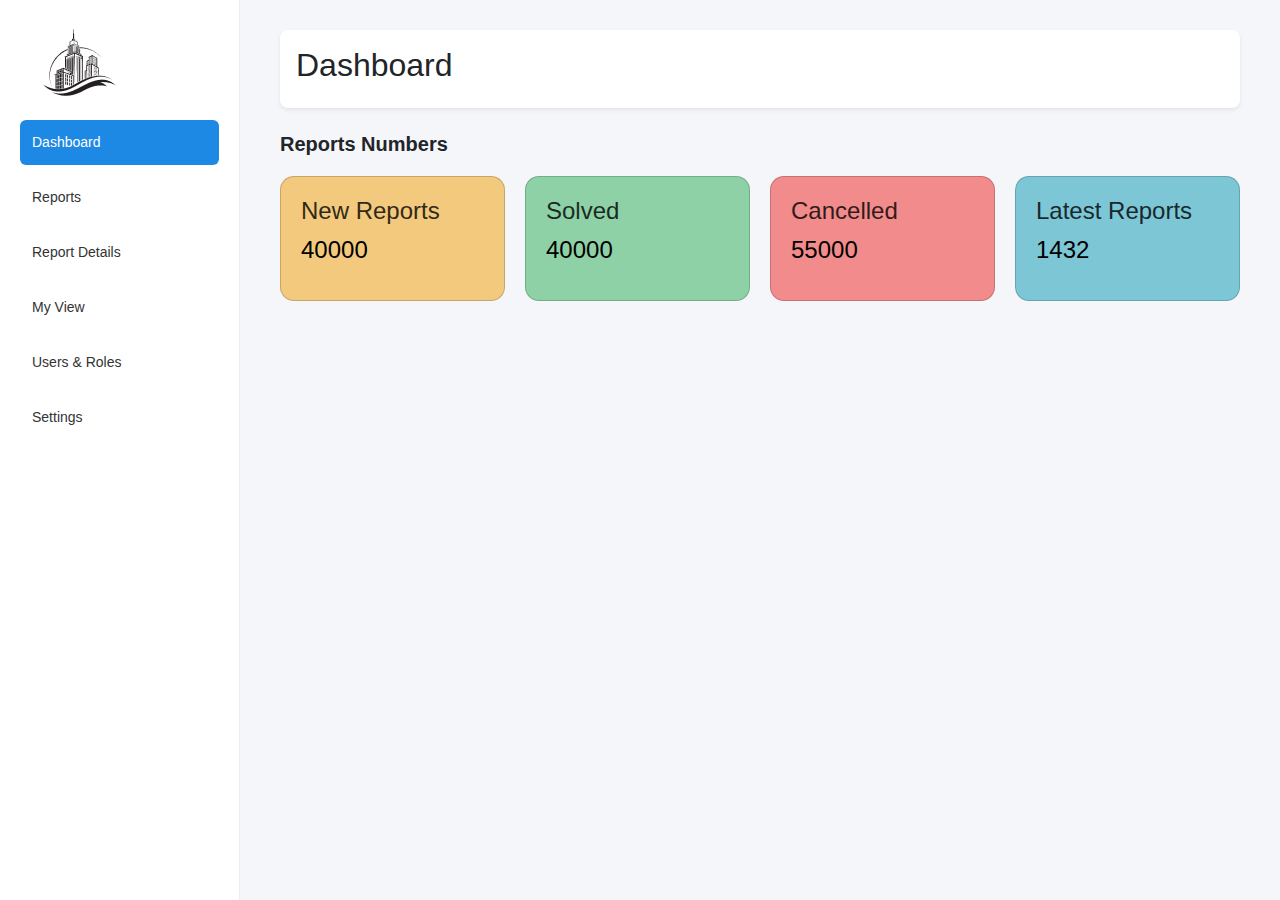
<file: assets/index.html>
<!DOCTYPE html>
<html lang="en" dir="ltr">

<head>
    <meta charset="utf-8">
    <meta name="viewport" content="width=device-width, initial-scale=1.0">
    <title>Home</title>
    <link rel="shortcut icon" href="./assets/images/Icon.svg" type="image/x-icon">
<meta name="viewport" content="width=device-width, initial-scale=1.0">
  <link
  rel="stylesheet"
  href="https://cdnjs.cloudflare.com/ajax/libs/font-awesome/6.4.0/css/all.min.css"
/>
    <link rel="stylesheet" href="https://cdnjs.cloudflare.com/ajax/libs/animate.css/4.1.1/animate.min.css" />
    <link rel="stylesheet" href="./css/bootstrap.min.css">
    <link rel="stylesheet" href="./css/all.min.css">
    <link rel="stylesheet" href="./css/style.css">

</head>
<body>
    

<!-- Sidebar -->
  <div id="sidebar" class="sidebar">
    <img src="./images/Frame 1.png" alt="">
    <ul>
      <li><a href="index.html">Dashboard</a></li>
      <li><a href="reports.html">Reports</a></li>
      <li><a href="report-details.html">Report Details</a></li>
      <li><a href="myview.html">My View</a></li>
      <li><a href="users.html">Users & Roles</a></li>
      <li><a href="settings.html">Settings</a></li>
    </ul>
  </div>

  <!-- Main Content -->
  <div class="main">

    <div class="topbar d-flex align-items-center justify-content-between p-3 mb-4 bg-white rounded-3 shadow-sm">
      <h2>Dashboard</h2>

      
    </div>

    <h3 class="section-title">Reports Numbers</h3>

    <div class="cards">
      <div class="card new">
        <h4>New Reports</h4>
        <h2 id="newCount">40000</h2>
      </div>

      <div class="card solved">
        <h4>Solved</h4>
        <h2 id="solvedCount">40000</h2>
      </div>

      <div class="card cancelled">
        <h4>Cancelled</h4>
        <h2 id="cancelledCount">55000</h2>
      </div>

      <div class="card latest">
        <h4>Latest Reports</h4>
        <h2 id="latestCount">1432</h2>
      </div>
    </div>

  </div>



    <script src="./js/main.js"></script>
    <script src="./js/bootstrap.bundle.min.js"></script>
    <script>document.addEventListener("DOMContentLoaded", function () {

  const links = document.querySelectorAll(".sidebar ul li a");

  links.forEach(link => {
    // لو رابط اللينك موجود جوه رابط الصفحة الحالي
    if (window.location.href.includes(link.getAttribute("href"))) {
      link.parentElement.classList.add("active");
    }
  });

});</script>
</body>
</html>
</file>
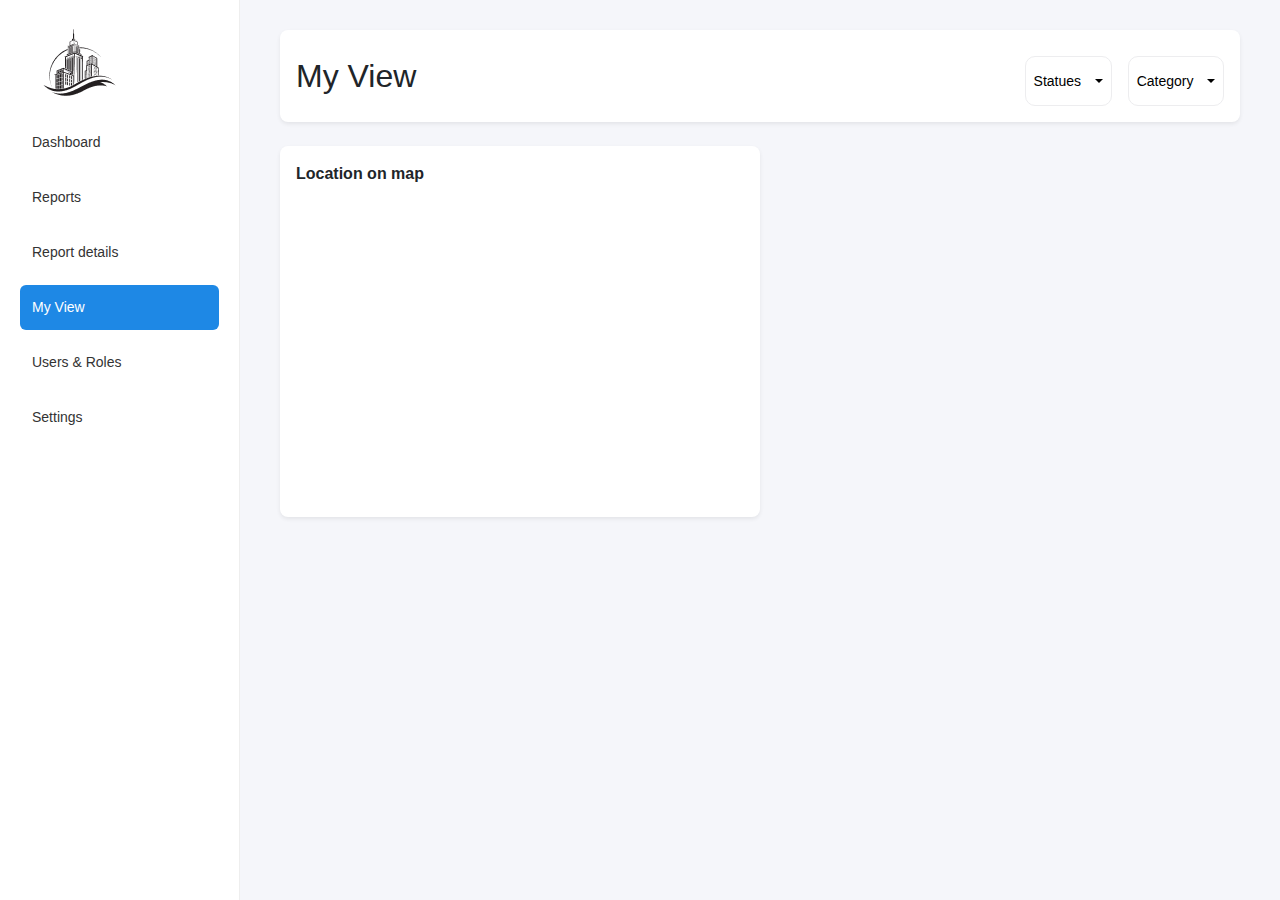
<file: assets/myview.html>
<!DOCTYPE html>
<html lang="en" dir="ltr">

<head>
    <meta charset="utf-8">
    <meta name="viewport" content="width=device-width, initial-scale=1.0">
    <title>Home</title>
    <link rel="shortcut icon" href="./assets/images/Icon.svg" type="image/x-icon">
   <link
  rel="stylesheet"
  href="https://cdnjs.cloudflare.com/ajax/libs/font-awesome/6.4.0/css/all.min.css"
/>

    <link rel="stylesheet" href="https://cdnjs.cloudflare.com/ajax/libs/animate.css/4.1.1/animate.min.css" />
    <link rel="stylesheet" href="./css/bootstrap.min.css">
    <link rel="stylesheet" href="./css/all.min.css">
    <link rel="stylesheet" href="./css/style.css">

</head>
<body>
    

<!-- Sidebar -->
  <div id="sidebar" class="sidebar">
    <img src="./images/Frame 1.png" alt="">
    <ul>
      <li><a href="index.html">Dashboard</a></li>
      <li><a href="reports.html">Reports</a></li>
      <li><a href="report-details.html">Report details</a></li>
      <li><a href="myview.html">My View</a></li>
      <li><a href="users.html">Users & Roles</a></li>
      <li><a href="settings.html">Settings</a></li>
    </ul>
  </div>

  <!-- Main Content -->
  <div class="main">
 <div class="d-flex align-items-center justify-content-between p-3 mb-4 bg-white rounded-3 shadow-sm">
  <h2 class="mb-0">My View</h2>

  <div class="d-flex align-items-center gap-3">
    <div class="dropdown">
      <button class="btn btn-light btn-sm dropdown-toggle" type="button" id="dropdown1" data-bs-toggle="dropdown" aria-expanded="false" >
        Statues
      </button>
      <ul class="dropdown-menu" aria-labelledby="dropdown1">
        <li><a class="dropdown-item" href="#">Action 1</a></li>
        <li><a class="dropdown-item" href="#">Action 2</a></li>
        <li><a class="dropdown-item" href="#">Action 3</a></li>
      </ul>
    </div>

    <div class="dropdown">
      <button class="btn btn-light btn-sm dropdown-toggle" type="button" id="dropdown2" data-bs-toggle="dropdown" aria-expanded="false" >
        Category
      </button>
      <ul class="dropdown-menu" aria-labelledby="dropdown2">
        <li><a class="dropdown-item" href="#">Option A</a></li>
        <li><a class="dropdown-item" href="#">Option B</a></li>
        <li><a class="dropdown-item" href="#">Option C</a></li>
      </ul>
    </div>
  </div>
</div>

    

    

   <div class="col-md-6 bg-white rounded-3 p-3 shadow-sm">
      <label class="form-label fw-semibold mb-2">Location on map</label>
      <iframe
        src="https://www.google.com/maps/embed?pb=!1m18!1m12!1m3!1d3153.0198461272894!2d-122.47111418468138!3d37.77397227975814!2m3!1f0!2f0!3f0!3m2!1i1024!2i768!4f13.1!3m3!1m2!1s0x8085817c6a36e2ef%3A0x8063c7e484dbd2a1!2sSan%20Francisco%2C%20CA!5e0!3m2!1sen!2seg!4v1679066144069!5m2!1sen!2seg"
        width="100%"
        height="300"
        style="border:0;"
        allowfullscreen=""
        loading="lazy"
        referrerpolicy="no-referrer-when-downgrade"
      ></iframe>
    </div>

  </div>



    <script src="./js/main.js"></script>
    <script src="./js/bootstrap.bundle.min.js"></script>

    
    <script>document.addEventListener("DOMContentLoaded", function () {

  const links = document.querySelectorAll(".sidebar ul li a");

  links.forEach(link => {
    // لو رابط اللينك موجود جوه رابط الصفحة الحالي
    if (window.location.href.includes(link.getAttribute("href"))) {
      link.parentElement.classList.add("active");
    }
  });

});</script>
</body>
</html>
</file>
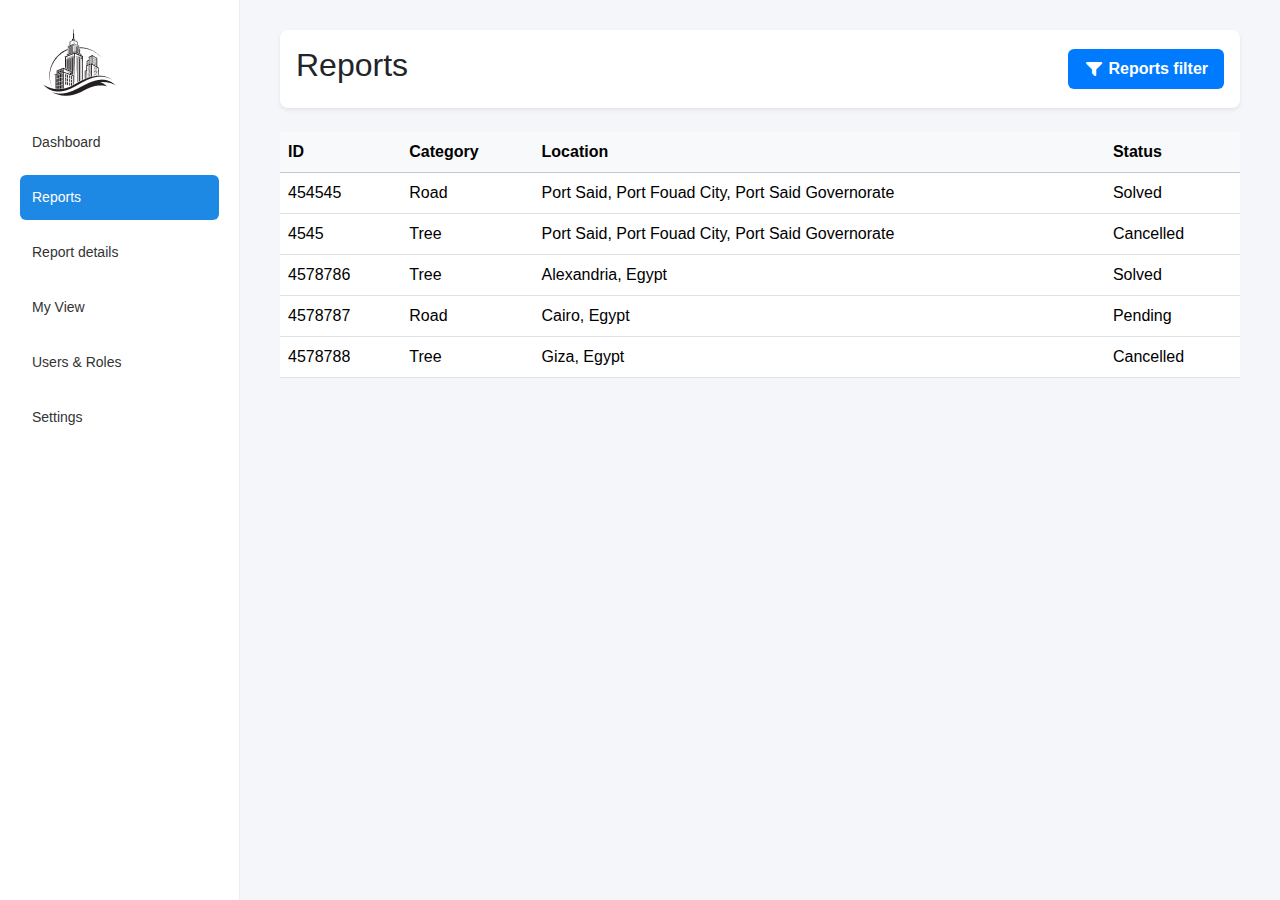
<file: assets/reports.html>
<!DOCTYPE html>
<html lang="en" dir="ltr">

<head>
    <meta charset="utf-8">
    <meta name="viewport" content="width=device-width, initial-scale=1.0">
    <title>Home</title>
    <link rel="shortcut icon" href="./assets/images/Icon.svg" type="image/x-icon">
    <link
  rel="stylesheet"
  href="https://cdnjs.cloudflare.com/ajax/libs/font-awesome/6.4.0/css/all.min.css"
/>
    <link rel="stylesheet" href="https://cdnjs.cloudflare.com/ajax/libs/animate.css/4.1.1/animate.min.css" />
    <link rel="stylesheet" href="./css/bootstrap.min.css">
    <link rel="stylesheet" href="./css/all.min.css">
    <link rel="stylesheet" href="./css/style.css">

</head>
<body>
    
<!-- Sidebar -->
  <div id="sidebar" class="sidebar">
    <img src="./images/Frame 1.png" alt="">
    <ul>
      <li><a href="index.html">Dashboard</a></li>
      <li><a href="reports.html">Reports</a></li>
      <li><a href="report-details.html">Report details</a></li>
      <li><a href="myview.html">My View</a></li>
      <li><a href="users.html">Users & Roles</a></li>
      <li><a href="settings.html">Settings</a></li>
    </ul>
  </div>

  <!-- Main Content -->
  <div class="main">

    <div class="topbar d-flex align-items-center justify-content-between p-3 mb-4 bg-white rounded-3 shadow-sm">
      <h2>Reports</h2>
   
<button id="openFilterBtn" class="btn-primary btn-reports ms-lg-4"><i class="fa-solid fa-filter"></i> Reports filter</button>


<div id="filterModal" class="modal-overlay hidden">
  <div class="modal-content">
    <h3>Report filter</h3>
    
    <form id="filterForm">
      <label for="status">Status</label>
      <select id="status" name="status">
        <option value="">Statuses</option>
        <option value="solved">Solved</option>
        <option value="pending">Pending</option>
        <option value="cancelled">Cancelled</option>
      </select>
      
      <label for="category">Category</label>
      <select id="category" name="category">
        <option value="">Category</option>
        <option value="road">Road</option>
        <option value="tree">Tree</option>
      </select>
      
      <label for="area">Area</label>
      <select id="area" name="area">
        <option value="">Area</option>
        <option value="portsaid">Port Said</option>
        <option value="alex">Alexandria</option>
      </select>
      
      <label for="date">Date</label>
      <input type="date" id="date" name="date">
      
      <div class="modal-buttons">
        <button type="submit" class="btn-primary">Apply</button>
        <button type="button" id="cancelFilterBtn" class="btn-cancel">Cancel</button>
      </div>
    </form>
  </div>
</div>
    </div>


     <div class="table-responsive">
      <table class="table table-hover align-middle">
        <thead class="table-light">
          <tr>
            <th>ID</th>
            <th>Category</th>
            <th>Location</th>
            <th>Status</th>
          </tr>
        </thead>
        <tbody>
          <tr>
            <td>454545</td>
            <td>Road</td>
            <td>Port Said, Port Fouad City, Port Said Governorate</td>
            <td>Solved</td>
          </tr>
          <tr>
            <td>4545</td>
            <td>Tree</td>
            <td>Port Said, Port Fouad City, Port Said Governorate</td>
            <td>Cancelled</td>
          </tr>
          <tr>
            <td>4578786</td>
            <td>Tree</td>
            <td>Alexandria, Egypt</td>
            <td>Solved</td>
          </tr>
          <tr>
            <td>4578787</td>
            <td>Road</td>
            <td>Cairo, Egypt</td>
            <td>Pending</td>
          </tr>
          <tr>
            <td>4578788</td>
            <td>Tree</td>
            <td>Giza, Egypt</td>
            <td>Cancelled</td>
          </tr>
        </tbody>
      </table>
    </div>
    
  </div>


  </div>



    <script src="./js/main.js"></script>
    <script src="./js/bootstrap.bundle.min.js"></script>
    <script>document.addEventListener("DOMContentLoaded", function () {

  const links = document.querySelectorAll(".sidebar ul li a");

  links.forEach(link => {
    // لو رابط اللينك موجود جوه رابط الصفحة الحالي
    if (window.location.href.includes(link.getAttribute("href"))) {
      link.parentElement.classList.add("active");
    }
  });

});</script>
</body>
</html>
</file>
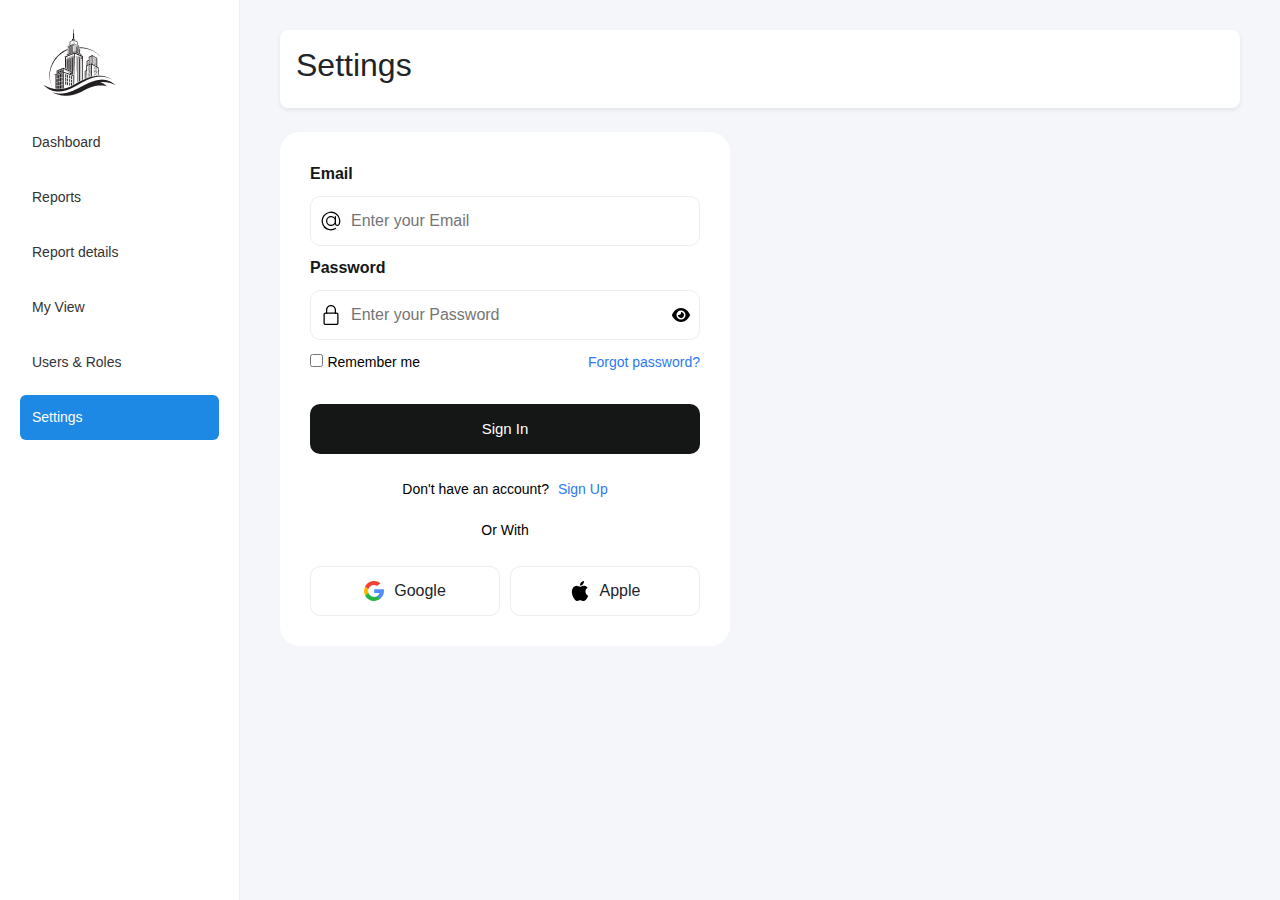
<file: assets/settings.html>
<!DOCTYPE html>
<html lang="en" dir="ltr">

<head>
    <meta charset="utf-8">
    <meta name="viewport" content="width=device-width, initial-scale=1.0">
    <title>Home</title>
    <link rel="shortcut icon" href="./assets/images/Icon.svg" type="image/x-icon">
    <link
  rel="stylesheet"
  href="https://cdnjs.cloudflare.com/ajax/libs/font-awesome/6.4.0/css/all.min.css"
/>

    <link rel="stylesheet" href="https://cdnjs.cloudflare.com/ajax/libs/animate.css/4.1.1/animate.min.css" />
    <link rel="stylesheet" href="./css/bootstrap.min.css">
    <link rel="stylesheet" href="./css/all.min.css">
    <link rel="stylesheet" href="./css/style.css">

</head>
<body>
    

<!-- Sidebar -->
  <div id="sidebar" class="sidebar">
    <img src="./images/Frame 1.png" alt="">
    <ul>
      <li><a href="index.html">Dashboard</a></li>
      <li><a href="reports.html">Reports</a></li>
      <li><a href="report-details.html">Report details</a></li>
        <li><a href="myview.html">My View</a></li>
      <li><a href="users.html">Users & Roles</a></li>
      <li><a href="settings.html">Settings</a></li>
    </ul>
  </div>

  <!-- Main Content -->
  <div class="main">

    <div class="topbar d-flex align-items-center justify-content-between p-3 mb-4 bg-white rounded-3 shadow-sm">
      <h2>Settings</h2>
    </div>



    <!-- From Uiverse.io by micaelgomestavares --> 
<form class="form">
    <div class="flex-column">
      <label>Email </label></div>
      <div class="inputForm">
        <svg height="20" viewBox="0 0 32 32" width="20" xmlns="http://www.w3.org/2000/svg"><g id="Layer_3" data-name="Layer 3"><path d="m30.853 13.87a15 15 0 0 0 -29.729 4.082 15.1 15.1 0 0 0 12.876 12.918 15.6 15.6 0 0 0 2.016.13 14.85 14.85 0 0 0 7.715-2.145 1 1 0 1 0 -1.031-1.711 13.007 13.007 0 1 1 5.458-6.529 2.149 2.149 0 0 1 -4.158-.759v-10.856a1 1 0 0 0 -2 0v1.726a8 8 0 1 0 .2 10.325 4.135 4.135 0 0 0 7.83.274 15.2 15.2 0 0 0 .823-7.455zm-14.853 8.13a6 6 0 1 1 6-6 6.006 6.006 0 0 1 -6 6z"></path></g></svg>
        <input type="text" class="input" placeholder="Enter your Email">
      </div>
    
    <div class="flex-column">
      <label>Password </label></div>
      <div class="inputForm">
        <svg height="20" viewBox="-64 0 512 512" width="20" xmlns="http://www.w3.org/2000/svg"><path d="m336 512h-288c-26.453125 0-48-21.523438-48-48v-224c0-26.476562 21.546875-48 48-48h288c26.453125 0 48 21.523438 48 48v224c0 26.476562-21.546875 48-48 48zm-288-288c-8.8125 0-16 7.167969-16 16v224c0 8.832031 7.1875 16 16 16h288c8.8125 0 16-7.167969 16-16v-224c0-8.832031-7.1875-16-16-16zm0 0"></path><path d="m304 224c-8.832031 0-16-7.167969-16-16v-80c0-52.929688-43.070312-96-96-96s-96 43.070312-96 96v80c0 8.832031-7.167969 16-16 16s-16-7.167969-16-16v-80c0-70.59375 57.40625-128 128-128s128 57.40625 128 128v80c0 8.832031-7.167969 16-16 16zm0 0"></path></svg>        
        <input type="password" class="input" placeholder="Enter your Password">
        <svg viewBox="0 0 576 512" height="1em" xmlns="http://www.w3.org/2000/svg"><path d="M288 32c-80.8 0-145.5 36.8-192.6 80.6C48.6 156 17.3 208 2.5 243.7c-3.3 7.9-3.3 16.7 0 24.6C17.3 304 48.6 356 95.4 399.4C142.5 443.2 207.2 480 288 480s145.5-36.8 192.6-80.6c46.8-43.5 78.1-95.4 93-131.1c3.3-7.9 3.3-16.7 0-24.6c-14.9-35.7-46.2-87.7-93-131.1C433.5 68.8 368.8 32 288 32zM144 256a144 144 0 1 1 288 0 144 144 0 1 1 -288 0zm144-64c0 35.3-28.7 64-64 64c-7.1 0-13.9-1.2-20.3-3.3c-5.5-1.8-11.9 1.6-11.7 7.4c.3 6.9 1.3 13.8 3.2 20.7c13.7 51.2 66.4 81.6 117.6 67.9s81.6-66.4 67.9-117.6c-11.1-41.5-47.8-69.4-88.6-71.1c-5.8-.2-9.2 6.1-7.4 11.7c2.1 6.4 3.3 13.2 3.3 20.3z"></path></svg>
      </div>
    
    <div class="flex-row">
      <div>
      <input type="checkbox">
      <label>Remember me </label>
      </div>
      <span class="span">Forgot password?</span>
    </div>
    <button class="button-submit">Sign In</button>
    <p class="p">Don't have an account? <span class="span">Sign Up</span>

    </p><p class="p line">Or With</p>

    <div class="flex-row">
      <button class="btn google">
        <svg version="1.1" width="20" id="Layer_1" xmlns="http://www.w3.org/2000/svg" xmlns:xlink="http://www.w3.org/1999/xlink" x="0px" y="0px" viewBox="0 0 512 512" style="enable-background:new 0 0 512 512;" xml:space="preserve">
<path style="fill:#FBBB00;" d="M113.47,309.408L95.648,375.94l-65.139,1.378C11.042,341.211,0,299.9,0,256
	c0-42.451,10.324-82.483,28.624-117.732h0.014l57.992,10.632l25.404,57.644c-5.317,15.501-8.215,32.141-8.215,49.456
	C103.821,274.792,107.225,292.797,113.47,309.408z"></path>
<path style="fill:#518EF8;" d="M507.527,208.176C510.467,223.662,512,239.655,512,256c0,18.328-1.927,36.206-5.598,53.451
	c-12.462,58.683-45.025,109.925-90.134,146.187l-0.014-0.014l-73.044-3.727l-10.338-64.535
	c29.932-17.554,53.324-45.025,65.646-77.911h-136.89V208.176h138.887L507.527,208.176L507.527,208.176z"></path>
<path style="fill:#28B446;" d="M416.253,455.624l0.014,0.014C372.396,490.901,316.666,512,256,512
	c-97.491,0-182.252-54.491-225.491-134.681l82.961-67.91c21.619,57.698,77.278,98.771,142.53,98.771
	c28.047,0,54.323-7.582,76.87-20.818L416.253,455.624z"></path>
<path style="fill:#F14336;" d="M419.404,58.936l-82.933,67.896c-23.335-14.586-50.919-23.012-80.471-23.012
	c-66.729,0-123.429,42.957-143.965,102.724l-83.397-68.276h-0.014C71.23,56.123,157.06,0,256,0
	C318.115,0,375.068,22.126,419.404,58.936z"></path>

</svg>
   
        Google 
        
      </button><button class="btn apple">
<svg version="1.1" height="20" width="20" id="Capa_1" xmlns="http://www.w3.org/2000/svg" xmlns:xlink="http://www.w3.org/1999/xlink" x="0px" y="0px" viewBox="0 0 22.773 22.773" style="enable-background:new 0 0 22.773 22.773;" xml:space="preserve"> <g> <g> <path d="M15.769,0c0.053,0,0.106,0,0.162,0c0.13,1.606-0.483,2.806-1.228,3.675c-0.731,0.863-1.732,1.7-3.351,1.573 c-0.108-1.583,0.506-2.694,1.25-3.561C13.292,0.879,14.557,0.16,15.769,0z"></path> <path d="M20.67,16.716c0,0.016,0,0.03,0,0.045c-0.455,1.378-1.104,2.559-1.896,3.655c-0.723,0.995-1.609,2.334-3.191,2.334 c-1.367,0-2.275-0.879-3.676-0.903c-1.482-0.024-2.297,0.735-3.652,0.926c-0.155,0-0.31,0-0.462,0 c-0.995-0.144-1.798-0.932-2.383-1.642c-1.725-2.098-3.058-4.808-3.306-8.276c0-0.34,0-0.679,0-1.019 c0.105-2.482,1.311-4.5,2.914-5.478c0.846-0.52,2.009-0.963,3.304-0.765c0.555,0.086,1.122,0.276,1.619,0.464 c0.471,0.181,1.06,0.502,1.618,0.485c0.378-0.011,0.754-0.208,1.135-0.347c1.116-0.403,2.21-0.865,3.652-0.648 c1.733,0.262,2.963,1.032,3.723,2.22c-1.466,0.933-2.625,2.339-2.427,4.74C17.818,14.688,19.086,15.964,20.67,16.716z"></path> </g></g></svg>

        Apple 
        
</button></div></form>



    <script src="./js/main.js"></script>
    <script src="./js/bootstrap.bundle.min.js"></script>
    <script>document.addEventListener("DOMContentLoaded", function () {

  const links = document.querySelectorAll(".sidebar ul li a");

  links.forEach(link => {
    // لو رابط اللينك موجود جوه رابط الصفحة الحالي
    if (window.location.href.includes(link.getAttribute("href"))) {
      link.parentElement.classList.add("active");
    }
  });

});</script>
</body>
</html>
</file>
<file: assets/css/style.css>
/* ================= Responsive ================= */
@media (max-width: 1200px) {
  .main { padding: 25px 30px; }
  .cards { gap: 18px; }
  .card { padding: 18px; }
}

@media (max-width: 992px) {
  .main { padding: 20px; }
  .cards { gap: 15px; }
  .card { padding: 15px; }
}

@media (max-width: 768px) {
  .sidebar { transform: translateX(-100%); }
  .sidebar.open { transform: translateX(0); width: 240px; }
  .main { margin-left: 0; padding: 15px; }
}

@media (max-width: 480px) {
  .topbar h2 { font-size: 18px; }
  .toggle-btn { font-size: 20px; }
  .section-title { font-size: 18px; }
  .card h2 { font-size: 20px; }
  .card h4 { font-size: 14px; }
}

/* ================= Base ================= */
* {
  margin: 0;
  padding: 0;
  box-sizing: border-box;
  font-family: "Inter", sans-serif;
}

body {
  background: #f5f6fa;
  min-height: 100vh;
  display: flex;
}

/* ================= Sidebar ================= */
.sidebar {
  position: fixed;
  top: 0;
  left: 0;
  width: 240px;
  height: 100vh;
  background: #fff;
  padding: 20px;
  border-right: 1px solid #eee;
  transition: all 0.3s ease;
  z-index: 1000;
}

.sidebar.closed {
  width: 70px;
}

.sidebar .logo {
  margin-bottom: 30px;
  font-size: 18px;
  font-weight: bold;
  white-space: nowrap;
  transition: 0.3s;
}

.sidebar.closed .logo {
  opacity: 0;
  pointer-events: none;
}

.sidebar ul {
  list-style: none;
  padding: 0;
}

.sidebar ul li {
  margin-bottom: 10px;
  border-radius: 8px;
  transition: 0.2s ease;
}

.sidebar ul li a {
  display: flex;
  align-items: center;
  padding: 12px;
  text-decoration: none;
  color: #333;
  font-size: 14px;
  border-radius: 6px;
  transition: 0.2s;
}

.sidebar ul li a:hover,
.sidebar ul li.active a {
  background: #1e88e5;
  color: #fff;
}

.sidebar.closed ul li a {
  justify-content: center;
  font-size: 0;
}

.sidebar.closed ul li a::before {
  content: "•";
  font-size: 18px;
  color: #333;
}

/* ================= Main ================= */
.main {
  flex: 1;
  margin-left: 240px;
  padding: 30px 40px;
  transition: margin-left 0.3s ease;
}

.sidebar.closed ~ .main {
  margin-left: 70px;
}

/* ================= Topbar ================= */
.topbar {
  display: flex;
  align-items: center;
  gap: 20px;
  margin-bottom: 40px;
  justify-content: space-between;
  flex-wrap: wrap;
}

.toggle-btn {
  font-size: 22px;
  cursor: pointer;
  user-select: none;
}

/* ================= Cards ================= */
.section-title {
  margin-bottom: 20px;
  font-size: 20px;
  font-weight: bold;
}

.cards {
  display: grid;
  grid-template-columns: repeat(auto-fit, minmax(220px, 1fr));
  gap: 20px;
}

.card {
  padding: 20px;
  border-radius: 14px;
  color: #000;
  transition: transform 0.2s ease, box-shadow 0.2s ease;
}

.card:hover {
  transform: translateY(-4px);
  box-shadow: 0 10px 20px rgba(0,0,0,0.08);
}

.card h4 {
  margin-bottom: 10px;
  font-weight: 500;
  opacity: 0.8;
}

.card h2 {
  font-size: 24px;
  margin-bottom: 15px;
}

/* ================= Status ================= */
.card h2 span.status {
  padding: 4px 10px;
  border-radius: 6px;
  color: #fff;
  font-size: 14px;
  font-weight: 600;
}

.card.new { background: #f2c97d; }       
.card.solved { background: #8ed1a6; }    
.card.cancelled { background: #f28b8b; } 
.card.latest { background: #7cc6d6; }  

/* ================= Modal ================= */
.modal-overlay {
  position: fixed;
  top: 0;
  left: 0;
  width: 100vw;
  height: 100vh;
  background-color: rgba(0,0,0,0.6);
  display: flex;
  justify-content: center;
  align-items: center;
  z-index: 9999;
  transition: opacity 0.3s ease;
}

.hidden {
  display: none;
}

.modal-content {
  background-color: #fff;
  border-radius: 10px;
  padding: 30px 40px;
  width: 400px;
  max-width: 90vw;
  box-shadow: 0 0 20px rgba(0,0,0,0.3);
}

.modal-content h3 {
  margin-bottom: 20px;
  text-align: center;
}

.modal-content label {
  display: block;
  margin: 10px 0 6px;
  font-weight: 600;
}

.modal-content select,
.modal-content input[type="date"] {
  width: 100%;
  padding: 8px 10px;
  border: 1px solid #ccc;
  border-radius: 6px;
  font-size: 14px;
  margin-bottom: 15px;
  box-sizing: border-box;
}

.modal-buttons {
  display: flex;
  justify-content: flex-end;
  gap: 10px;
}

.btn-primary {
  background-color: #007bff;
  border: none;
  padding: 8px 16px;
  color: white;
  border-radius: 6px;
  cursor: pointer;
  font-weight: 600;
  transition: background-color 0.3s ease;
}

.btn-primary:hover { background-color: #0056b3; }

.btn-cancel {
  background-color: black;
  border: none;
  padding: 8px 16px;
  color: white;
  border-radius: 6px;
  cursor: pointer;
  font-weight: 600;
  transition: background-color 0.3s ease;
}
.btn-user{
  background-color: #007bff;
    border: none;
  padding: 8px 16px;
  color: white;
  border-radius: 6px;
  cursor: pointer;
  font-weight: 600;
  transition: background-color 0.3s ease;
}
.btn-user:hover { 
  background-color: #ffffff; 
  color: #000;
}

.btn-cancel:hover { background-color: #333; }
.dropdown-toggle{
  border: 1px solid #ccc;
}

/* user card */
    .user-card {
        border: 1px solid #dee2e6;
        border-radius: 10px;
        padding: 20px;
        position: relative;
    }

    .user-img {
        width: 110px;
        height: 110px;
        object-fit: cover;
        border-radius: 50%;
        border: 4px solid #0d6efd;
    }

    .menu-icon {
        position: absolute;
        top: 15px;
        right: 15px;
        cursor: pointer;
        font-size: 20px;
        color: #6c757d;
    }

    .roles-btn {
        margin-top: 10px;
    }
    /* settings admin login */
    /* From Uiverse.io by micaelgomestavares */ 
.form {
  display: flex;
  flex-direction: column;
  gap: 10px;
  background-color: #ffffff;
  padding: 30px;
  width: 450px;
  border-radius: 20px;
  font-family: -apple-system, BlinkMacSystemFont, 'Segoe UI', Roboto, Oxygen, Ubuntu, Cantarell, 'Open Sans', 'Helvetica Neue', sans-serif;
}

::placeholder {
  font-family: -apple-system, BlinkMacSystemFont, 'Segoe UI', Roboto, Oxygen, Ubuntu, Cantarell, 'Open Sans', 'Helvetica Neue', sans-serif;
}

.form button {
  align-self: flex-end;
}

.flex-column > label {
  color: #151717;
  font-weight: 600;
}

.inputForm {
  border: 1.5px solid #ecedec;
  border-radius: 10px;
  height: 50px;
  display: flex;
  align-items: center;
  padding-left: 10px;
  transition: 0.2s ease-in-out;
}

.input {
  margin-left: 10px;
  border-radius: 10px;
  border: none;
  width: 85%;
  height: 100%;
}

.input:focus {
  outline: none;
}

.inputForm:focus-within {
  border: 1.5px solid #2d79f3;
}

.flex-row {
  display: flex;
  flex-direction: row;
  align-items: center;
  gap: 10px;
  justify-content: space-between;
}

.flex-row > div > label {
  font-size: 14px;
  color: black;
  font-weight: 400;
}

.span {
  font-size: 14px;
  margin-left: 5px;
  color: #2d79f3;
  font-weight: 500;
  cursor: pointer;
}

.button-submit {
  margin: 20px 0 10px 0;
  background-color: #151717;
  border: none;
  color: white;
  font-size: 15px;
  font-weight: 500;
  border-radius: 10px;
  height: 50px;
  width: 100%;
  cursor: pointer;
}

.button-submit:hover {
  background-color: #252727;
}

.p {
  text-align: center;
  color: black;
  font-size: 14px;
  margin: 5px 0;
}

.btn {
  margin-top: 10px;
  width: 100%;
  height: 50px;
  border-radius: 10px;
  display: flex;
  justify-content: center;
  align-items: center;
  font-weight: 500;
  gap: 10px;
  border: 1px solid #ededef;
  background-color: white;
  cursor: pointer;
  transition: 0.2s ease-in-out;
}

.btn:hover {
  border: 1px solid #2d79f3;
  ;
}
</file>
